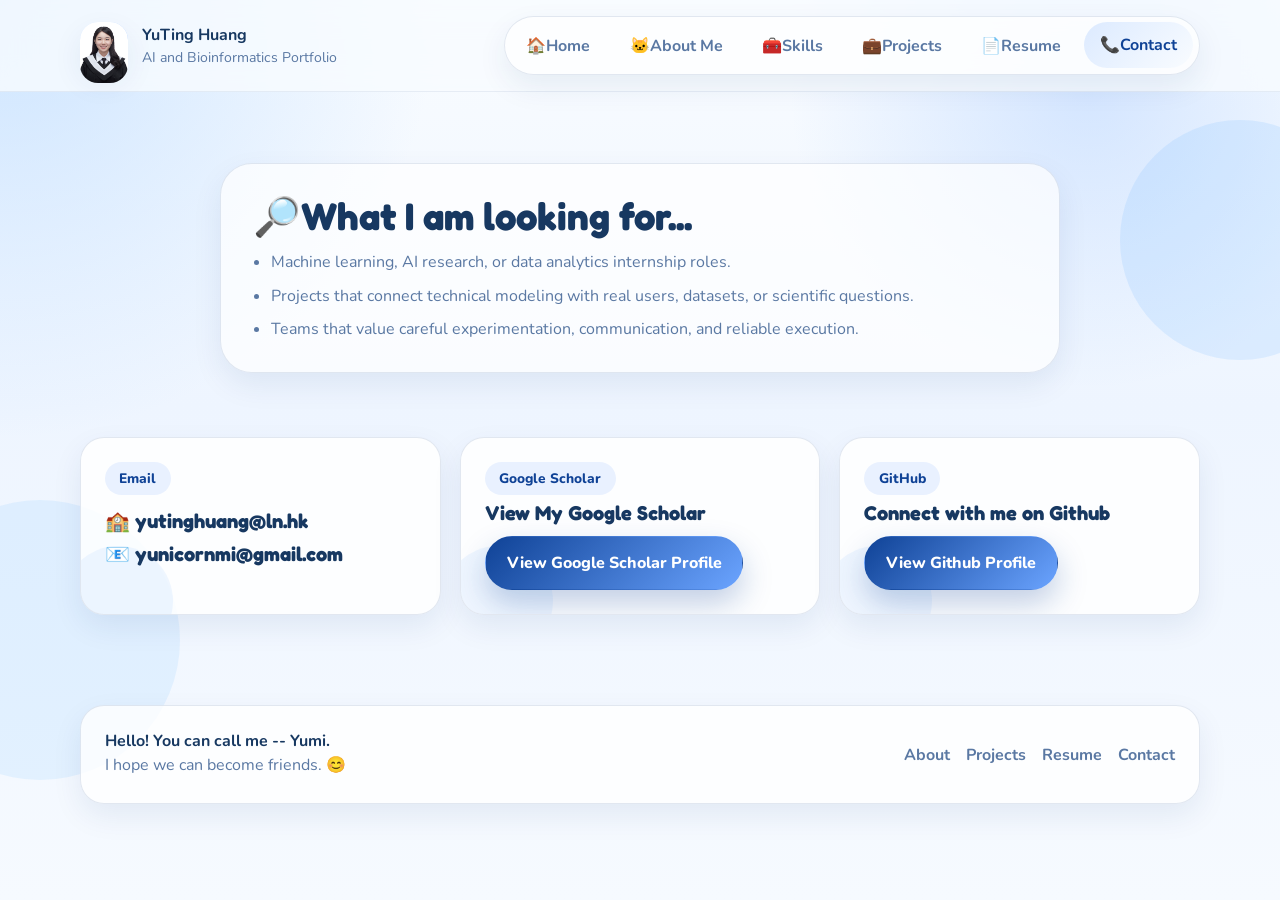
<file: contact.html>
<!DOCTYPE html>
<html lang="en">
<head>
  <meta charset="UTF-8">
  <meta name="viewport" content="width=device-width, initial-scale=1.0">
  <meta name="description" content="Contact page for YuTing Huang.">
  <title>Contact | YuTing Huang</title>
  <link rel="icon" type="image/svg+xml" href="assets/icons/favicon.svg">
  <link rel="preconnect" href="https://fonts.googleapis.com">
  <link rel="preconnect" href="https://fonts.gstatic.com" crossorigin>
  <link href="https://fonts.googleapis.com/css2?family=Fredoka:wght@500;600&family=Nunito:wght@400;500;600;700;800&display=swap" rel="stylesheet">
  <link rel="stylesheet" href="https://unpkg.com/aos@2.3.4/dist/aos.css">
  <link rel="stylesheet" href="assets/css/styles.css">
</head>
<body>
  <a class="skip-link" href="#main-content">Skip to content</a>
  <header class="site-header">
    <div class="container header-inner">
      <a class="brand" href="index.html">
        <span class="brand-mark"><img src="photo.jpg" alt="YuTing Huang"></span>
        <span class="brand-copy">
          <strong>YuTing Huang</strong>
          <span>AI and Bioinformatics Portfolio</span>
        </span>
      </a>
      <button class="menu-toggle" type="button" aria-expanded="false" aria-controls="site-nav" aria-label="Toggle navigation">
        <span></span>
        <span></span>
      </button>
      <nav id="site-nav" class="site-nav" aria-label="Primary">
        <a href="index.html">🏠Home</a>
        <a href="about.html">🐱About Me</a>
        <a href="skills.html">🧰Skills</a>
        <a href="projects.html">💼Projects</a>
        <a href="resume.html">📄Resume</a>
        <a class="is-active" href="contact.html">📞Contact</a>
      </nav>
    </div>
  </header>

  <main id="main-content">
    <section class="page-topper">
      <div class="container page-topper-inner" data-aos="fade-up">
          <h2>🔎What I am looking for...</h2>
          <p></p>
          <ul class="bullet-list">
            <li>Machine learning, AI research, or data analytics internship roles.</li>
            <li>Projects that connect technical modeling with real users, datasets, or scientific questions.</li>
            <li>Teams that value careful experimentation, communication, and reliable execution.</li>
          </ul>
      </div>
    </section>


    <section class="section">
      <div class="container contact-grid">
        <article class="contact-card" data-aos="fade-up">
          <span class="eyebrow" style="margin-bottom: 1rem;">Email</span>
          <h2>🏫 yutinghuang@ln.hk</h2>
          <h2>📧 yunicornmi@gmail.com</h2>
        </article>
        <article class="contact-card" data-aos="fade-up" data-aos-delay="70">
          <span class="eyebrow" style="margin-bottom: 0.5rem;">Google Scholar</span>
          <h2>View My Google Scholar</h2>
          <a class="button button-primary"
            href="https://scholar.google.com/citations?user=A3n64owAAAAJ"
            target="_blank"
            rel="noopener noreferrer">
            View Google Scholar Profile
          </a>
        </article>
        <article class="contact-card" data-aos="fade-up" data-aos-delay="70">
          <span class="eyebrow" style="margin-bottom: 0.5rem;">GitHub</span>
          <h2>Connect with me on Github</h2>
          <a class="button button-primary"
            href="https://github.com/UnicornYumi"
            target="_blank"
            rel="noopener noreferrer">
            View Github Profile
          </a>
        </article>
      </div>
    </section>

    
  </main>

  <footer class="site-footer">
    <div class="container footer-inner">
      <div>
        <strong>Hello! You can call me -- Yumi.</strong>
        <p>I hope we can become friends. 😊</p>
      </div>
      <div class="footer-links">
        <a href="about.html">About</a>
        <a href="projects.html">Projects</a>
        <a href="resume.html">Resume</a>
        <a href="contact.html">Contact</a>
      </div>
    </div>
  </footer>

  <script defer src="https://unpkg.com/aos@2.3.4/dist/aos.js"></script>
  <script defer src="assets/js/main.js"></script>
</body>
</html>
</file>
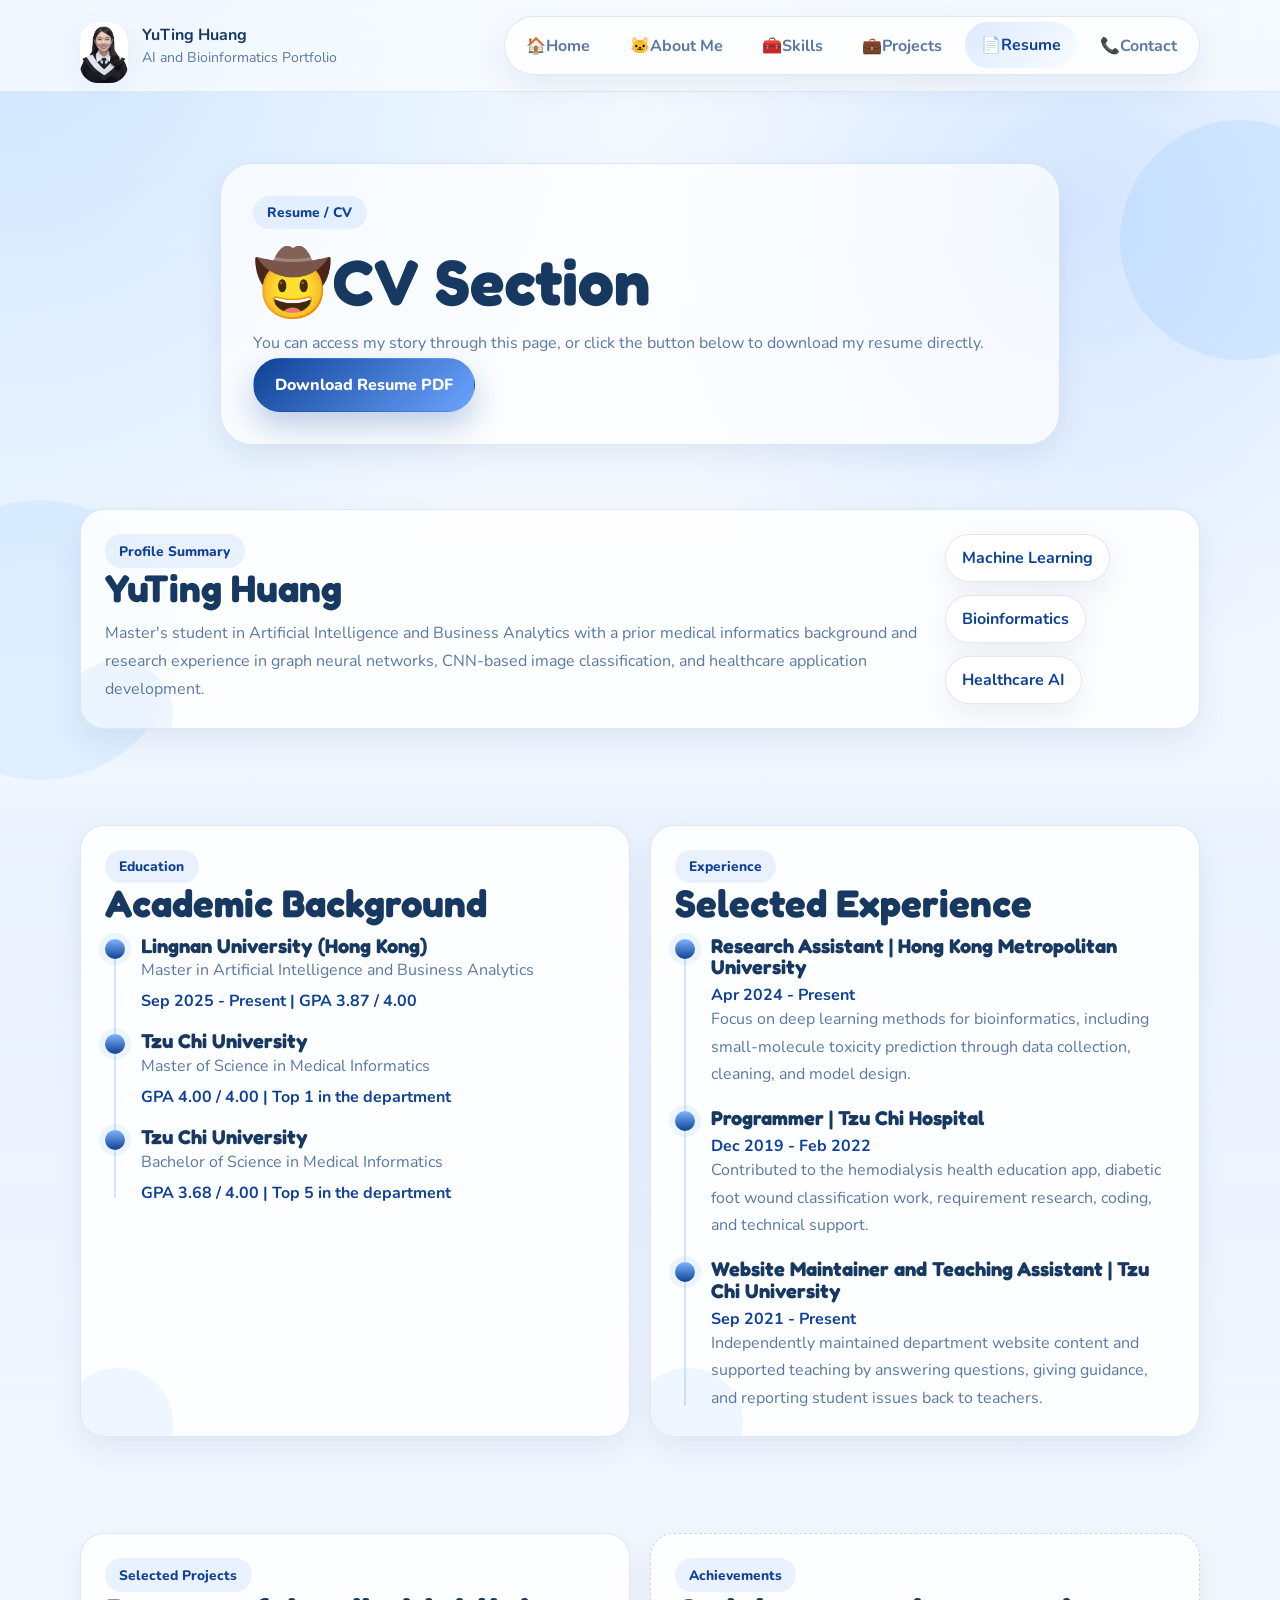
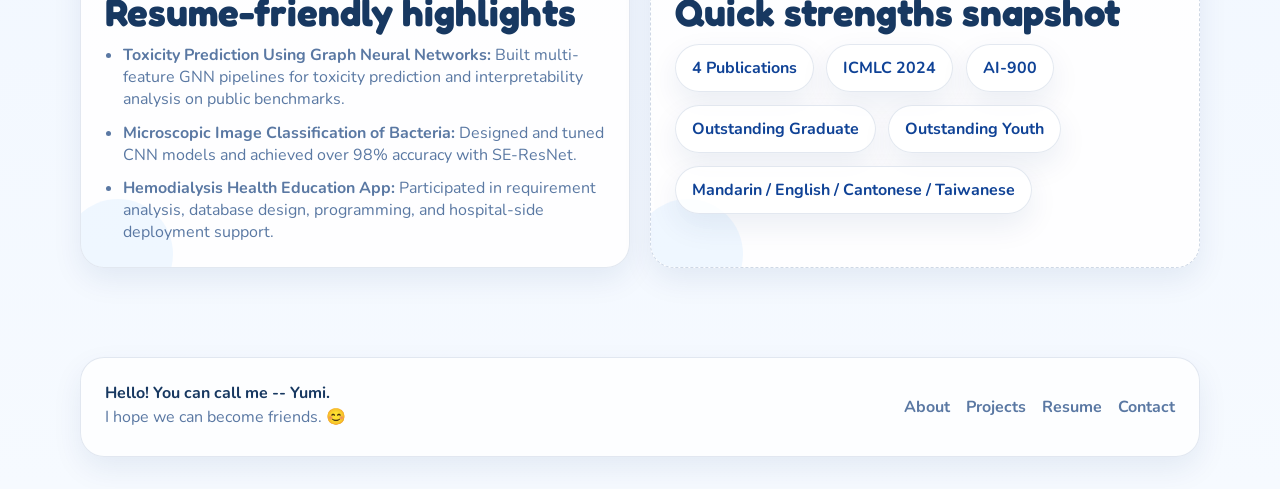
<file: resume.html>
<!DOCTYPE html>
<html lang="en">
<head>
  <meta charset="UTF-8">
  <meta name="viewport" content="width=device-width, initial-scale=1.0">
  <meta name="description" content="Resume page for YuTing Huang.">
  <title>Resume | YuTing Huang</title>
  <link rel="icon" type="image/svg+xml" href="assets/icons/favicon.svg">
  <link rel="preconnect" href="https://fonts.googleapis.com">
  <link rel="preconnect" href="https://fonts.gstatic.com" crossorigin>
  <link href="https://fonts.googleapis.com/css2?family=Fredoka:wght@500;600&family=Nunito:wght@400;500;600;700;800&display=swap" rel="stylesheet">
  <link rel="stylesheet" href="https://unpkg.com/aos@2.3.4/dist/aos.css">
  <link rel="stylesheet" href="assets/css/styles.css">
</head>
<body>
  <a class="skip-link" href="#main-content">Skip to content</a>
  <header class="site-header">
    <div class="container header-inner">
      <a class="brand" href="index.html">
        <span class="brand-mark"><img src="photo.jpg" alt="YuTing Huang"></span>
        <span class="brand-copy">
          <strong>YuTing Huang</strong>
          <span>AI and Bioinformatics Portfolio</span>
        </span>
      </a>
      <button class="menu-toggle" type="button" aria-expanded="false" aria-controls="site-nav" aria-label="Toggle navigation">
        <span></span>
        <span></span>
      </button>
      <nav id="site-nav" class="site-nav" aria-label="Primary">
        <a href="index.html">🏠Home</a>
        <a href="about.html">🐱About Me</a>
        <a href="skills.html">🧰Skills</a>
        <a href="projects.html">💼Projects</a>
        <a class="is-active" href="resume.html">📄Resume</a>
        <a href="contact.html">📞Contact</a>
      </nav>
    </div>
  </header>

  <main id="main-content">
    <section class="page-topper">
      <div class="container page-topper-inner" data-aos="fade-up">
        <span class="eyebrow">Resume / CV</span>
        <h1>🤠CV Section</h1>
        <p>You can access my story through this page, or click the button below to download my resume directly.</p>
        <a class="button button-primary"
          href="assets/pdf/Huang YuTing_cv.pdf"
          download="Huang YuTing_cv.pdf">
          Download Resume PDF
        </a>
      </div>
    </section>

    <section class="section">
      <div class="container">
        <article class="resume-summary-card" data-aos="fade-up">
          <div>
            <span class="eyebrow">Profile Summary</span>
            <h2>YuTing Huang</h2>
            <p>Master's student in Artificial Intelligence and Business Analytics with a prior medical informatics background and research experience in graph neural networks, CNN-based image classification, and healthcare application development.</p>
          </div>
          <div class="summary-chip-group">
            <span>Machine Learning</span>
            <span>Bioinformatics</span>
            <span>Healthcare AI</span>
          </div>
        </article>
      </div>
    </section>

    <section class="section soft-section">
      <div class="container resume-grid">
        <article class="panel-card" data-aos="fade-up">
          <span class="eyebrow">Education</span>
          <h2>Academic Background</h2>
          <div class="timeline">
            <div class="timeline-item">
              <div class="timeline-dot"></div>
              <div>
                <h3>Lingnan University (Hong Kong)</h3>
                <p>Master in Artificial Intelligence and Business Analytics</p>
                <span>Sep 2025 - Present | GPA 3.87 / 4.00</span>
              </div>
            </div>
            <div class="timeline-item">
              <div class="timeline-dot"></div>
              <div>
                <h3>Tzu Chi University</h3>
                <p>Master of Science in Medical Informatics</p>
                <span>GPA 4.00 / 4.00 | Top 1 in the department</span>
              </div>
            </div>
            <div class="timeline-item">
              <div class="timeline-dot"></div>
              <div>
                <h3>Tzu Chi University</h3>
                <p>Bachelor of Science in Medical Informatics</p>
                <span>GPA 3.68 / 4.00 | Top 5 in the department</span>
              </div>
            </div>
          </div>
        </article>

        <article class="panel-card" data-aos="fade-up" data-aos-delay="80">
          <span class="eyebrow">Experience</span>
          <h2>Selected Experience</h2>
          <div class="timeline">
            <div class="timeline-item">
              <div class="timeline-dot"></div>
              <div>
                <h3>Research Assistant | Hong Kong Metropolitan University</h3>
                <span>Apr 2024 - Present</span>
                <p>Focus on deep learning methods for bioinformatics, including small-molecule toxicity prediction through data collection, cleaning, and model design.</p>
              </div>
            </div>
            <div class="timeline-item">
              <div class="timeline-dot"></div>
              <div>
                <h3>Programmer | Tzu Chi Hospital</h3>
                <span>Dec 2019 - Feb 2022</span>
                <p>Contributed to the hemodialysis health education app, diabetic foot wound classification work, requirement research, coding, and technical support.</p>
              </div>
            </div>
            <div class="timeline-item">
              <div class="timeline-dot"></div>
              <div>
                <h3>Website Maintainer and Teaching Assistant | Tzu Chi University</h3>
                <span>Sep 2021 - Present</span>
                <p>Independently maintained department website content and supported teaching by answering questions, giving guidance, and reporting student issues back to teachers.</p>
              </div>
            </div>
          </div>
        </article>
      </div>
    </section>

    <section class="section">
      <div class="container split-layout">
        <article class="panel-card" data-aos="fade-up">
          <span class="eyebrow">Selected Projects</span>
          <h2>Resume-friendly highlights</h2>
          <ul class="bullet-list">
            <li><strong>Toxicity Prediction Using Graph Neural Networks:</strong> Built multi-feature GNN pipelines for toxicity prediction and interpretability analysis on public benchmarks.</li>
            <li><strong>Microscopic Image Classification of Bacteria:</strong> Designed and tuned CNN models and achieved over 98% accuracy with SE-ResNet.</li>
            <li><strong>Hemodialysis Health Education App:</strong> Participated in requirement analysis, database design, programming, and hospital-side deployment support.</li>
          </ul>
        </article>
        <article class="panel-card dotted-card" data-aos="fade-up" data-aos-delay="80">
          <span class="eyebrow">Achievements</span>
          <h2>Quick strengths snapshot</h2>
          <div class="role-chip-group">
            <span>4 Publications</span>
            <span>ICMLC 2024</span>
            <span>AI-900</span>
            <span>Outstanding Graduate</span>
            <span>Outstanding Youth</span>
            <span>Mandarin / English / Cantonese / Taiwanese</span>
          </div>
        </article>
      </div>
    </section>
  </main>

  <footer class="site-footer">
    <div class="container footer-inner">
      <div>
        <strong>Hello! You can call me -- Yumi.</strong>
        <p>I hope we can become friends. 😊</p>
      </div>
      <div class="footer-links">
        <a href="about.html">About</a>
        <a href="projects.html">Projects</a>
        <a href="resume.html">Resume</a>
        <a href="contact.html">Contact</a>
      </div>
    </div>
  </footer>

  <script defer src="https://unpkg.com/aos@2.3.4/dist/aos.js"></script>
  <script defer src="assets/js/main.js"></script>
</body>
</html>
</file>
<file: assets/css/styles.css>
:root {
  --bg: #f4f9ff;
  --bg-soft: #edf4ff;
  --surface: rgba(255, 255, 255, 0.85);
  --line: rgba(25, 68, 135, 0.12);
  --line-strong: rgba(18, 61, 126, 0.2);
  --text: #173861;
  --text-soft: #5a78a3;
  --primary: #5a94ff;
  --primary-deep: #0f4296;
  --shadow: 0 20px 50px rgba(19, 53, 111, 0.12);
  --shadow-soft: 0 12px 30px rgba(19, 53, 111, 0.08);
  --radius-xl: 32px;
  --radius-lg: 24px;
  --radius-md: 18px;
  --container: min(1120px, calc(100% - 2rem));
  --transition: 220ms ease;
}

*,
*::before,
*::after {
  box-sizing: border-box;
}

html {
  scroll-behavior: smooth;
}

body {
  margin: 0;
  min-height: 100vh;
  font-family: "Nunito", sans-serif;
  color: var(--text);
  background:
    radial-gradient(circle at top left, rgba(170, 210, 255, 0.55), transparent 28%),
    radial-gradient(circle at 85% 10%, rgba(123, 176, 255, 0.28), transparent 22%),
    linear-gradient(180deg, #f9fcff 0%, #eef5ff 45%, #f6faff 100%);
}

body::before,
body::after {
  content: "";
  position: fixed;
  z-index: -1;
  border-radius: 999px;
}

body::before {
  top: 120px;
  right: -80px;
  width: 240px;
  height: 240px;
  background: rgba(125, 187, 255, 0.18);
}

body::after {
  left: -100px;
  bottom: 120px;
  width: 280px;
  height: 280px;
  background: rgba(144, 203, 255, 0.18);
}

a {
  color: inherit;
  text-decoration: none;
}

button {
  font: inherit;
}

.container {
  width: var(--container);
  margin: 0 auto;
}

.skip-link {
  position: absolute;
  left: 1rem;
  top: -3rem;
  padding: 0.75rem 1rem;
  background: var(--primary-deep);
  color: #fff;
  border-radius: 999px;
  z-index: 999;
  transition: top var(--transition);
}

.skip-link:focus {
  top: 1rem;
}

.site-header {
  position: sticky;
  top: 0;
  z-index: 50;
  backdrop-filter: blur(16px);
  background: rgba(248, 252, 255, 0.8);
  border-bottom: 1px solid rgba(18, 61, 126, 0.08);
}

.header-inner {
  display: flex;
  align-items: center;
  justify-content: space-between;
  gap: 1rem;
  padding: 1rem 0;
}

.brand {
  display: inline-flex;
  align-items: center;
  gap: 0.9rem;
}

.brand-mark {
  width: 48px;
  height: 48px;
  display: grid;
  place-items: center;
  border-radius: 18px;
  background: linear-gradient(145deg, #d7e8ff, #6ea6ff);
  color: var(--primary-deep);
  font-family: "Fredoka", sans-serif;
  font-size: 1.5rem;
  box-shadow: var(--shadow-soft);
}

.brand-mark img {
    width: 100%;
    height: 100%;
    object-fit: cover;
    border-radius: 18px;
    display: block;
}

.brand-copy {
  display: flex;
  flex-direction: column;
  gap: 0.15rem;
}

.brand-copy strong {
  font-size: 1rem;
}

.brand-copy span {
  color: var(--text-soft);
  font-size: 0.88rem;
}

.site-nav {
  display: flex;
  align-items: center;
  gap: 0.45rem;
  padding: 0.35rem;
  border-radius: 999px;
  border: 1px solid var(--line);
  background: rgba(255, 255, 255, 0.72);
  box-shadow: var(--shadow-soft);
}

.site-nav a {
  padding: 0.75rem 1rem;
  border-radius: 999px;
  color: var(--text-soft);
  font-weight: 700;
  transition: background var(--transition), color var(--transition), transform var(--transition);
}

.site-nav a:hover,
.site-nav a:focus-visible,
.site-nav a.is-active {
  background: linear-gradient(135deg, #dceaff, #f9fcff);
  color: var(--primary-deep);
  transform: translateY(-1px);
}

.menu-toggle {
  display: none;
  width: 52px;
  height: 52px;
  border: 0;
  border-radius: 16px;
  background: rgba(255, 255, 255, 0.88);
  box-shadow: var(--shadow-soft);
  align-items: center;
  justify-content: center;
  flex-direction: column;
  gap: 0.4rem;
  cursor: pointer;
}

.menu-toggle span {
  width: 22px;
  height: 2px;
  background: var(--primary-deep);
  border-radius: 999px;
}

.hero-section,
.page-topper {
  padding: 4.4rem 0 2rem;
}

.hero-grid {
  display: grid;
  grid-template-columns: minmax(0, 1.2fr) minmax(320px, 0.8fr);
  align-items: center;
  gap: 2rem;
}

.eyebrow {
  display: inline-flex;
  align-items: center;
  padding: 0.45rem 0.9rem;
  border-radius: 999px;
  background: rgba(90, 148, 255, 0.12);
  color: var(--primary-deep);
  font-weight: 800;
  font-size: 0.86rem;
}

h1,
h2,
h3 {
  margin: 0;
  font-family: "Fredoka", sans-serif;
  line-height: 1.08;
}

h1 {
  margin-top: 1.1rem;
  font-size: clamp(2.6rem, 5vw, 4.7rem);
}

h2 {
  font-size: clamp(1.75rem, 3vw, 2.7rem);
}

h3 {
  font-size: 1.25rem;
}

p {
  margin: 0;
  line-height: 1.72;
  color: var(--text-soft);
}

.lead {
  margin-top: 1.2rem;
  max-width: 62ch;
  font-size: 1.08rem;
}

.tag-row,
.cta-row,
.hero-stat-grid,
.role-chip-group,
.summary-chip-group {
  display: flex;
  flex-wrap: wrap;
  gap: 0.8rem;
}

.tag-row {
  margin-top: 1.35rem;
}

.tag,
.role-chip-group span,
.summary-chip-group span {
  padding: 0.75rem 1rem;
  border-radius: 999px;
  background: rgba(255, 255, 255, 0.84);
  border: 1px solid var(--line);
  box-shadow: var(--shadow-soft);
  color: var(--primary-deep);
  font-weight: 700;
}

.cta-row {
  margin-top: 1.45rem;
}

.button {
  display: inline-flex;
  align-items: center;
  justify-content: center;
  padding: 0.95rem 1.3rem;
  border-radius: 999px;
  border: 1px solid transparent;
  font-weight: 800;
  cursor: pointer;
  transition: transform var(--transition), box-shadow var(--transition), background var(--transition);
}

.button:hover,
.button:focus-visible {
  transform: translateY(-2px);
}

.button-primary {
  color: #fff;
  background: linear-gradient(135deg, #0f4296, #6ba4ff);
  box-shadow: 0 14px 30px rgba(15, 66, 150, 0.25);
}

.button-secondary {
  color: var(--primary-deep);
  background: rgba(255, 255, 255, 0.82);
  border-color: var(--line);
  box-shadow: var(--shadow-soft);
}

.hero-stat-grid {
  margin-top: 1.55rem;
}

.mini-card {
  min-width: 150px;
  flex: 1 1 0;
  padding: 1rem 1.1rem;
  border-radius: var(--radius-md);
  background: rgba(255, 255, 255, 0.78);
  border: 1px solid var(--line);
  box-shadow: var(--shadow-soft);
}

.mini-card strong {
  display: block;
  color: var(--primary-deep);
  font-size: 1.1rem;
  margin-bottom: 0.3rem;
}

.hero-visual {
  position: relative;
  min-height: 460px;
  display: grid;
  place-items: center;
}

.hero-cloud {
  position: absolute;
  inset: 60px 20px 50px;
  border-radius: 44% 56% 52% 48% / 40% 52% 48% 60%;
  background: linear-gradient(180deg, rgba(224, 238, 255, 0.9), rgba(188, 219, 255, 0.55));
  border: 1px solid rgba(108, 163, 255, 0.18);
}

.hero-orb {
  position: relative;
  z-index: 1;
  width: min(100%, 310px);
  padding: 1.5rem;
  border-radius: 34px;
  background: linear-gradient(180deg, rgba(255, 255, 255, 0.95), rgba(228, 240, 255, 0.9));
  border: 1px solid rgba(88, 143, 240, 0.2);
  box-shadow: var(--shadow);
  text-align: center;
}

.hero-orb::before {
  content: "";
  display: block;
  width: 190px;
  height: 190px;
  margin: 0 auto 1rem;
  border-radius: 50%;
  background:
    radial-gradient(circle at 30% 30%, rgba(255, 255, 255, 0.95), rgba(142, 190, 255, 0.55) 40%, rgba(46, 99, 192, 0.9) 100%);
  box-shadow:
    inset -12px -18px 24px rgba(17, 69, 145, 0.16),
    0 16px 32px rgba(17, 69, 145, 0.16);
}

.hero-orb-face {
  position: absolute;
  top: 98px;
  left: 50%;
  transform: translateX(-50%);
  display: flex;
  gap: 22px;
}

.hero-orb-face span {
  width: 14px;
  height: 18px;
  border-radius: 999px;
  background: var(--primary-deep);
}

.hero-orb p {
  color: var(--text);
  font-weight: 700;
}

.floating-pill {
  position: absolute;
  padding: 0.7rem 1rem;
  border-radius: 999px;
  background: rgba(255, 255, 255, 0.85);
  border: 1px solid rgba(88, 143, 240, 0.18);
  box-shadow: var(--shadow-soft);
  color: var(--primary-deep);
  font-weight: 800;
}

.pill-one {
  top: 5%;
  right: 10%;
  animation: floaty 5s ease-in-out infinite;
}

.pill-two {
  left: 0;
  bottom: 18%;
  animation: floaty 5.8s ease-in-out infinite 0.4s;
}

.pill-three {
  right: 3%;
  bottom: 5%;
  animation: floaty 6.2s ease-in-out infinite 0.2s;
}

@keyframes floaty {
  0%,
  100% {
    transform: translateY(0);
  }
  50% {
    transform: translateY(-8px);
  }
}

.section {
  padding: 2rem 0 4rem;
}

.soft-section::before {
  content: "";
  position: absolute;
  inset: 1rem 0 auto;
  height: calc(100% - 2rem);
  background: linear-gradient(180deg, rgba(230, 240, 255, 0.45), rgba(255, 255, 255, 0));
  z-index: -1;
}

.section-head {
  max-width: 760px;
  margin-bottom: 1.6rem;
}

.section-head p {
  margin-top: 0.75rem;
}

.three-col-grid,
.project-preview-grid,
.two-col-grid,
.contact-grid,
.skill-grid {
  display: grid;
  gap: 1.2rem;
}

.three-col-grid,
.project-preview-grid {
  grid-template-columns: repeat(3, minmax(0, 1fr));
}

.two-col-grid,
.skill-grid {
  grid-template-columns: repeat(2, minmax(0, 1fr));
}

.contact-grid {
  grid-template-columns: repeat(3, minmax(0, 1fr));
}

.info-card,
.project-preview-card,
.panel-card,
.contact-card,
.resume-summary-card,
.project-card,
.skill-card {
  position: relative;
  overflow: hidden;
  padding: 1.5rem;
  border-radius: var(--radius-lg);
  background: rgba(255, 255, 255, 0.85);
  border: 1px solid var(--line);
  box-shadow: var(--shadow-soft);
}

.info-card::after,
.project-preview-card::after,
.panel-card::after,
.contact-card::after,
.resume-summary-card::after,
.project-card::after,
.skill-card::after {
  content: "";
  position: absolute;
  inset: auto auto -42px -18px;
  width: 110px;
  height: 110px;
  border-radius: 50%;
  background: rgba(134, 188, 255, 0.12);
  z-index: 0;
}

.info-card > *,
.project-preview-card > *,
.panel-card > *,
.contact-card > *,
.resume-summary-card > *,
.project-card > *,
.skill-card > * {
  position: relative;
  z-index: 1;
}

.card-icon {
  width: 52px;
  height: 52px;
  display: grid;
  place-items: center;
  margin-bottom: 1rem;
  border-radius: 18px;
  background: rgba(90, 148, 255, 0.14);
  color: var(--primary-deep);
  font-family: "Fredoka", sans-serif;
}

.info-card h3,
.project-preview-card h3,
.panel-card h2,
.contact-card h2,
.resume-summary-card h2,
.skill-card h3 {
  margin-bottom: 0.7rem;
}

.project-topline,
.project-card-top {
  display: flex;
  align-items: center;
  justify-content: space-between;
  gap: 1rem;
}

.pill-label {
  display: inline-flex;
  align-items: center;
  margin-bottom: 0.75rem;
  padding: 0.45rem 0.78rem;
  border-radius: 999px;
  background: rgba(90, 148, 255, 0.12);
  color: var(--primary-deep);
  font-weight: 800;
  font-size: 0.88rem;
}

.pill-label.alt {
  background: rgba(15, 66, 150, 0.08);
}

.compact-list li + li,
.bullet-list li + li {
  margin-top: 0.7rem;
}

.bullet-list {
  margin: 0;
  padding-left: 1.1rem;
  color: var(--text-soft);
}

.center-row {
  margin-top: 1.6rem;
  display: flex;
  justify-content: center;
}

.cta-panel {
  display: flex;
  align-items: center;
  justify-content: space-between;
  gap: 1.4rem;
  padding: 1.8rem;
  border-radius: var(--radius-xl);
  background: linear-gradient(135deg, rgba(13, 59, 136, 0.95), rgba(102, 158, 255, 0.92));
  color: #fff;
  box-shadow: var(--shadow);
}

.cta-panel p,
.cta-panel .eyebrow {
  color: rgba(255, 255, 255, 0.9);
}

.cta-panel .eyebrow {
  background: rgba(255, 255, 255, 0.14);
}

.page-topper-inner {
  max-width: 840px;
  padding: 2rem;
  border-radius: var(--radius-xl);
  background: rgba(255, 255, 255, 0.7);
  border: 1px solid var(--line);
  box-shadow: var(--shadow-soft);
}

.page-topper-inner p {
  margin-top: 0.9rem;
}

.split-layout,
.resume-grid {
  display: grid;
  grid-template-columns: repeat(2, minmax(0, 1fr));
  gap: 1.2rem;
}

.detail-stack {
  display: grid;
  gap: 1rem;
}

.detail-label {
  display: block;
  margin-bottom: 0.25rem;
  color: var(--primary-deep);
  font-weight: 800;
}

.accent-card {
  background: linear-gradient(180deg, rgba(242, 248, 255, 0.92), rgba(214, 232, 255, 0.75));
}

.dotted-card {
  border-style: dashed;
  border-color: var(--line-strong);
}

.quote-card {
  font-size: 1.15rem;
  color: var(--text);
  font-weight: 700;
}

.skill-head {
  display: flex;
  align-items: center;
  justify-content: space-between;
  gap: 1rem;
  margin-bottom: 0.5rem;
}

.skill-head span {
  color: var(--primary-deep);
  font-weight: 800;
}

.skill-bar {
  margin-top: 1rem;
  height: 12px;
  border-radius: 999px;
  background: rgba(90, 148, 255, 0.12);
  overflow: hidden;
}

.skill-bar span {
  display: block;
  height: 100%;
  border-radius: inherit;
  background: linear-gradient(90deg, #87bcff, #2362cf);
}

.tool-cloud {
  display: flex;
  flex-wrap: wrap;
  gap: 0.85rem;
}

.tool-cloud span {
  padding: 0.8rem 1rem;
  border-radius: 18px;
  background: rgba(255, 255, 255, 0.82);
  border: 1px solid var(--line);
  box-shadow: var(--shadow-soft);
  color: var(--primary-deep);
  font-weight: 700;
}

.project-filter-section {
  padding-top: 0.4rem;
}

.filter-group {
  display: flex;
  flex-wrap: wrap;
  gap: 0.8rem;
  margin-bottom: 1.5rem;
}

.filter-chip {
  padding: 0.75rem 1rem;
  border-radius: 999px;
  border: 1px solid var(--line);
  background: rgba(255, 255, 255, 0.8);
  color: var(--primary-deep);
  font-weight: 800;
  box-shadow: var(--shadow-soft);
  cursor: pointer;
  transition: transform var(--transition), background var(--transition);
}

.filter-chip:hover,
.filter-chip:focus-visible,
.filter-chip.is-active {
  transform: translateY(-1px);
  background: linear-gradient(135deg, rgba(231, 241, 255, 0.95), rgba(250, 252, 255, 0.95));
}

.project-stack {
  display: grid;
  gap: 1.2rem;
}

.project-card h2 {
  font-size: 1.6rem;
}

.project-time {
  white-space: nowrap;
  color: var(--text-soft);
  font-weight: 800;
}

.project-card-grid {
  display: grid;
  grid-template-columns: repeat(2, minmax(0, 1fr));
  gap: 1rem;
  margin-top: 1.2rem;
}

.project-card-grid h3 {
  margin-bottom: 0.45rem;
  font-size: 1rem;
}

.full-span {
  grid-column: 1 / -1;
}

.resume-summary-card {
  display: flex;
  align-items: center;
  justify-content: space-between;
  gap: 1rem;
}

.timeline {
  position: relative;
  display: grid;
  gap: 1.2rem;
}

.timeline::before {
  content: "";
  position: absolute;
  left: 9px;
  top: 6px;
  bottom: 6px;
  width: 2px;
  background: rgba(90, 148, 255, 0.24);
}

.timeline-item {
  position: relative;
  display: flex;
  gap: 1rem;
}

.timeline-dot {
  width: 20px;
  height: 20px;
  flex: 0 0 20px;
  margin-top: 3px;
  border-radius: 50%;
  background: linear-gradient(180deg, #7db4ff, #0f4296);
  box-shadow: 0 0 0 6px rgba(125, 180, 255, 0.14);
}

.timeline-item span {
  display: inline-block;
  margin-top: 0.35rem;
  color: var(--primary-deep);
  font-weight: 700;
}

.contact-card h2 {
  font-size: 1.25rem;
  word-break: break-word;
}

.site-footer {
  padding: 1.6rem 0 2rem;
}

.footer-inner {
  display: flex;
  align-items: center;
  justify-content: space-between;
  gap: 1.2rem;
  padding: 1.5rem;
  border-radius: var(--radius-lg);
  background: rgba(255, 255, 255, 0.78);
  border: 1px solid var(--line);
  box-shadow: var(--shadow-soft);
}

.footer-links {
  display: flex;
  flex-wrap: wrap;
  gap: 1rem;
}

.footer-links a {
  color: var(--text-soft);
  font-weight: 700;
}

.soft-section {
  position: relative;
}

.is-hidden {
  display: none !important;
}

@media (max-width: 960px) {
  .hero-grid,
  .split-layout,
  .resume-grid,
  .three-col-grid,
  .project-preview-grid,
  .contact-grid {
    grid-template-columns: 1fr;
  }

  .two-col-grid,
  .skill-grid,
  .project-card-grid {
    grid-template-columns: 1fr;
  }

  .hero-visual {
    min-height: 380px;
  }

  .cta-panel,
  .resume-summary-card,
  .footer-inner {
    flex-direction: column;
    align-items: flex-start;
  }
}

@media (max-width: 820px) {
  .menu-toggle {
    display: inline-flex;
  }

  .site-nav {
    position: absolute;
    left: 1rem;
    right: 1rem;
    top: calc(100% + 0.6rem);
    display: none;
    flex-direction: column;
    align-items: stretch;
    padding: 0.6rem;
    border-radius: 24px;
  }

  .site-nav.is-open {
    display: flex;
  }

  .site-nav a {
    text-align: center;
  }
}

@media (max-width: 640px) {
  .hero-section,
  .page-topper {
    padding-top: 3.4rem;
  }

  h1 {
    font-size: clamp(2.2rem, 12vw, 3.4rem);
  }

  .page-topper-inner,
  .info-card,
  .project-preview-card,
  .panel-card,
  .contact-card,
  .resume-summary-card,
  .project-card,
  .skill-card,
  .cta-panel {
    padding: 1.2rem;
  }

  .hero-orb {
    width: 100%;
  }

  .hero-orb::before {
    width: 160px;
    height: 160px;
  }

  .hero-orb-face {
    top: 86px;
  }

  .project-topline,
  .project-card-top {
    flex-direction: column;
    align-items: flex-start;
  }

  .tag-row,
  .cta-row,
  .hero-stat-grid,
  .role-chip-group,
  .summary-chip-group {
    gap: 0.6rem;
  }
}

@media print {
  body {
    background: #fff;
  }

  .site-header,
  .site-footer,
  .menu-toggle,
  .floating-pill,
  .hero-cloud,
  .hero-orb,
  .hero-visual,
  .button,
  .filter-group {
    display: none !important;
  }

  .section,
  .page-topper {
    padding: 1rem 0;
  }

  .page-topper-inner,
  .info-card,
  .project-preview-card,
  .panel-card,
  .contact-card,
  .resume-summary-card,
  .project-card,
  .skill-card {
    box-shadow: none;
    background: #fff;
    border-color: #d3deee;
  }

  .dual-skill-group {
  display: grid;
  grid-template-columns: repeat(2, minmax(0, 1fr));
  gap: 24px;
  align-items: stretch;
}

.skill-panel {
  background: #ffffff;
  border-radius: 24px;
  padding: 28px;
  box-shadow: 0 12px 30px rgba(0, 0, 0, 0.08);
  height: 100%;
}

.skill-panel-head {
  margin-bottom: 22px;
}

.skill-panel-head h3 {
  margin: 8px 0 10px;
}

.skill-panel-head p {
  margin: 0;
  line-height: 1.6;
}

.skill-list {
  display: flex;
  flex-direction: column;
  gap: 18px;
}

.skill-item {
  display: flex;
  flex-direction: column;
  gap: 8px;
}

.skill-item .skill-head {
  display: flex;
  justify-content: space-between;
  align-items: center;
  gap: 12px;
}

.skill-item .skill-head h4 {
  margin: 0;
  font-size: 1rem;
}

.skill-item .skill-head span {
  font-weight: 800;
}

@media (max-width: 768px) {
  .dual-skill-group {
    grid-template-columns: 1fr;
  }
  }
}

.skill-category-grid {
  display: grid;
  grid-template-columns: repeat(2, minmax(0, 1fr));
  gap: 24px;
  align-items: stretch;
}

.skill-category-card {
  background: #ffffff;
  border-radius: 26px;
  padding: 30px;
  box-shadow: 0 14px 34px rgba(0, 0, 0, 0.08);
  border: 1px solid rgba(30, 41, 59, 0.08);
}

.skill-category-head {
  margin-bottom: 24px;
}

.skill-category-head h3 {
  margin: 8px 0 10px;
}

.skill-category-head p {
  margin: 0;
  line-height: 1.65;
}

.skill-block {
  padding: 18px 0;
  border-top: 1px dashed rgba(30, 41, 59, 0.16);
}

.skill-block h4 {
  margin: 0 0 12px;
  font-size: 1rem;
}

.skill-tag-group {
  display: flex;
  flex-wrap: wrap;
  gap: 10px;
}

.skill-tag-group span {
  display: inline-flex;
  align-items: center;
  padding: 8px 13px;
  border-radius: 999px;
  background: rgba(99, 102, 241, 0.10);
  color: #3730a3;
  font-weight: 700;
  font-size: 0.92rem;
}

@media (max-width: 768px) {
  .skill-category-grid {
    grid-template-columns: 1fr;
  }
}
</file>
